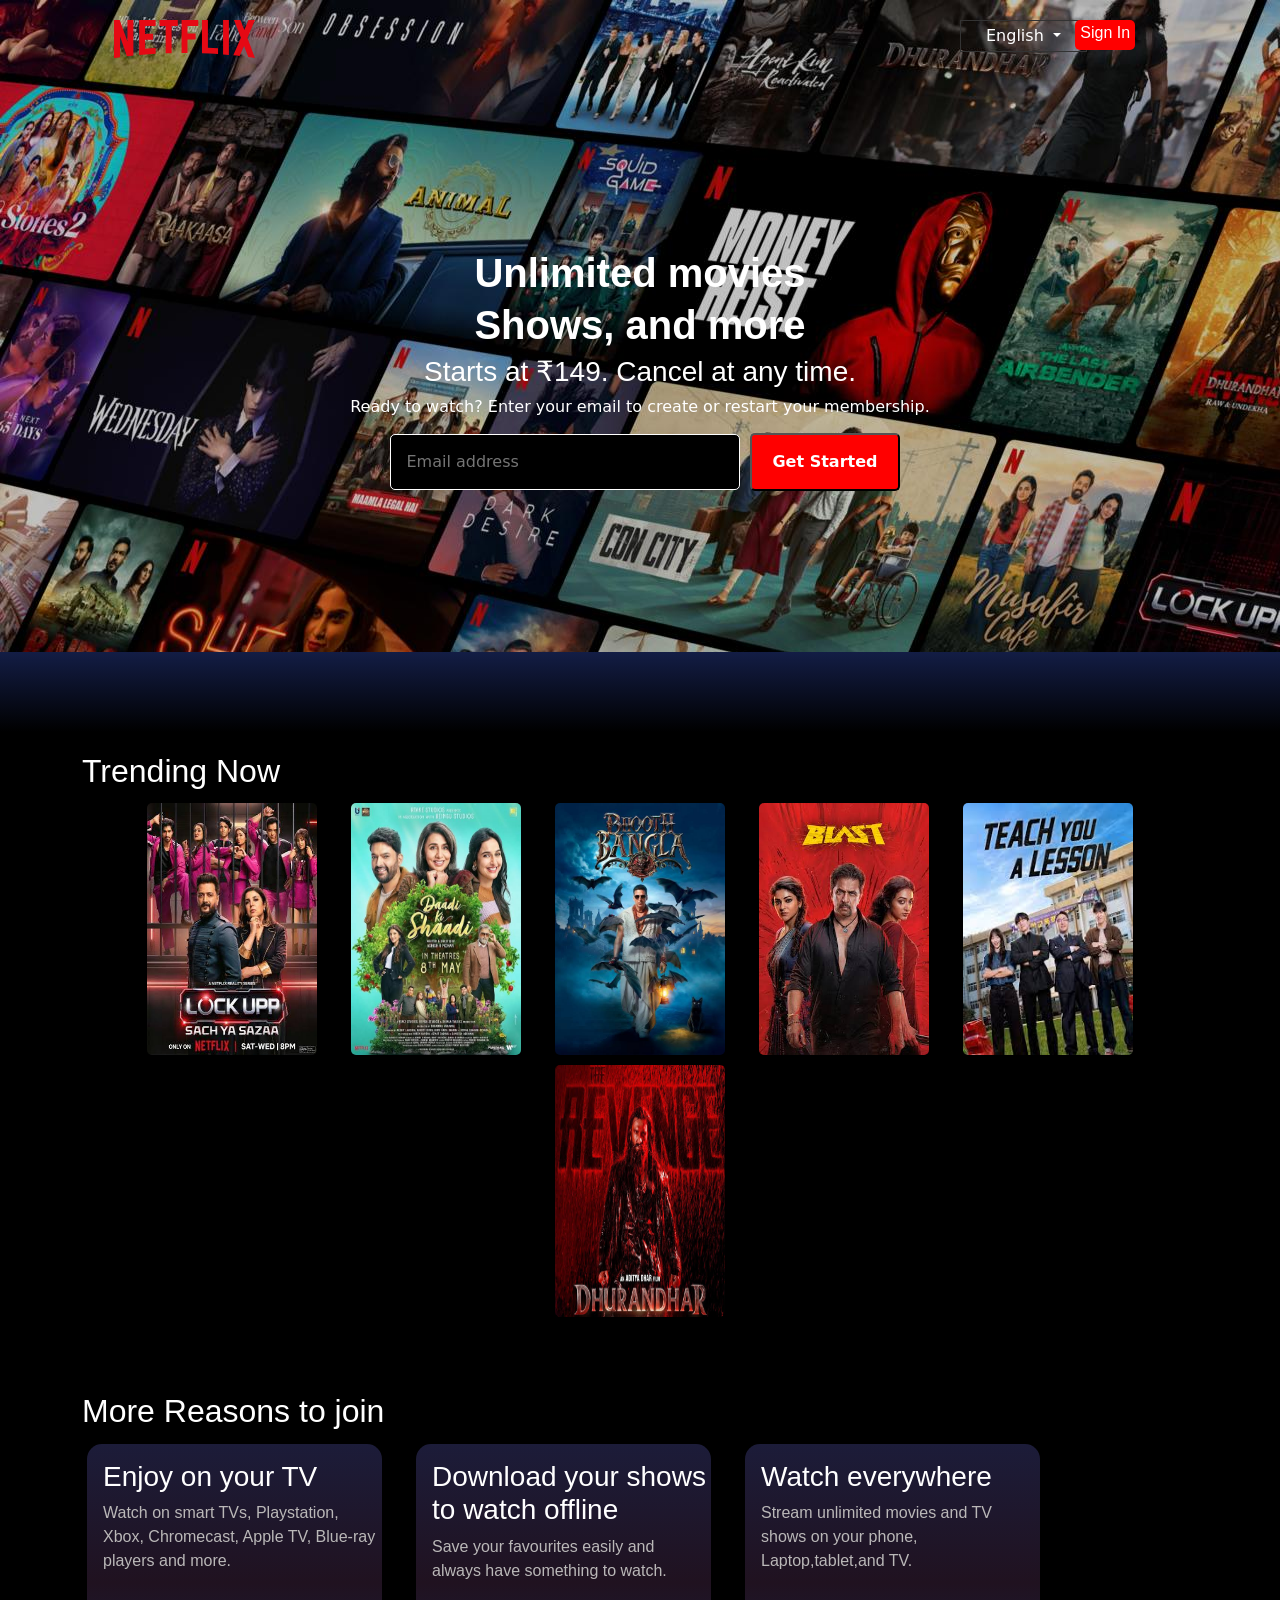
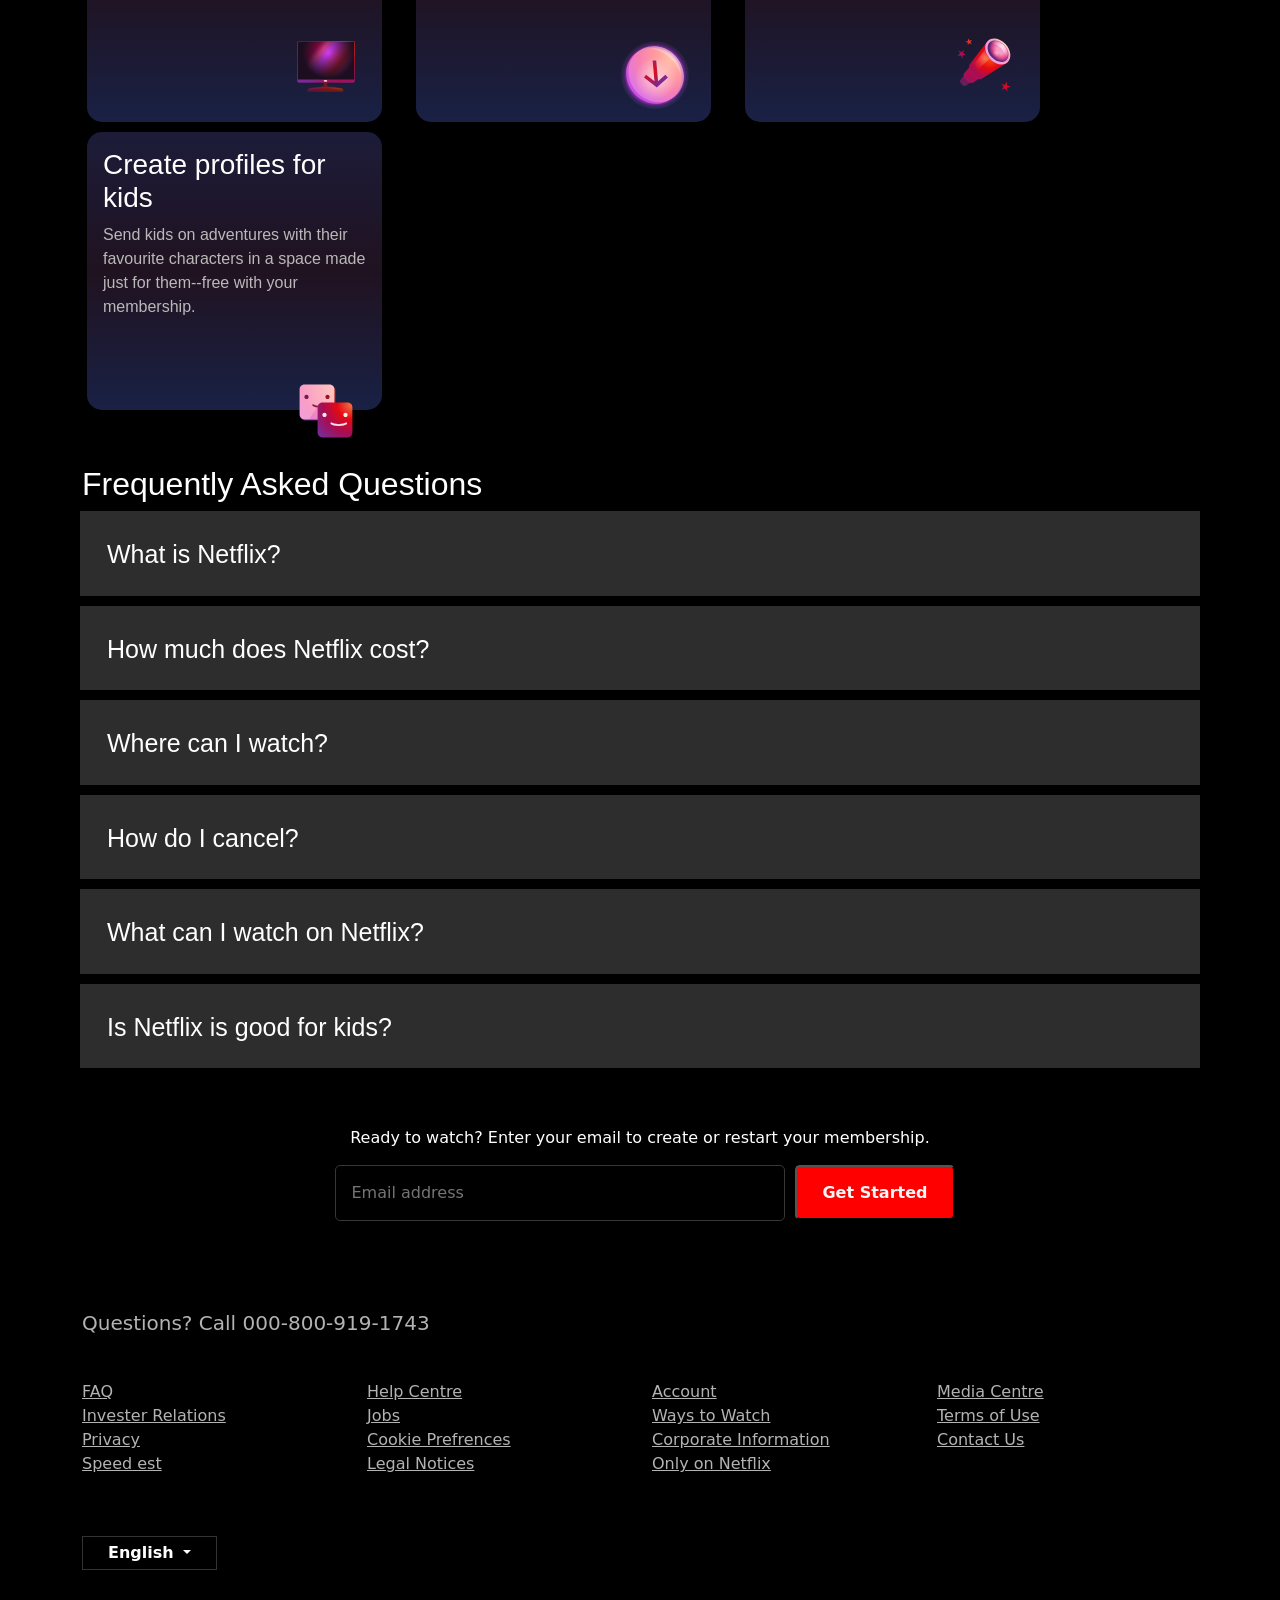
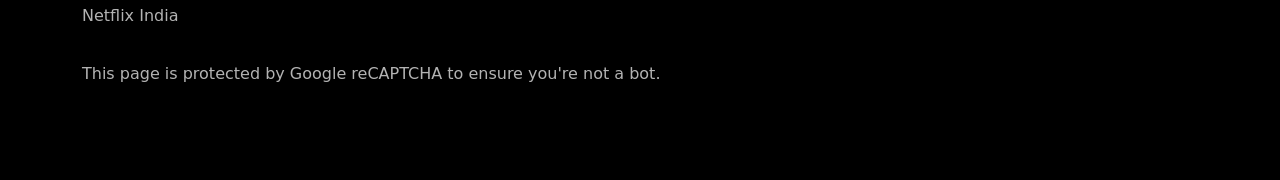
<file: index.html>
<!DOCTYPE html>
<html lang="en">
<head>
    <meta charset="UTF-8">
    <meta name="viewport" content="width=device-width, initial-scale=1.0">
    <title>Netflix</title>
    <link rel="stylesheet" href="style.css"/>
    
    <link href="https://cdn.jsdelivr.net/npm/bootstrap@5.3.8/dist/css/bootstrap.min.css" rel="stylesheet" integrity="sha384-sRIl4kxILFvY47J16cr9ZwB07vP4J8+LH7qKQnuqkuIAvNWLzeN8tE5YBujZqJLB" crossorigin="anonymous">

    <meta name="title" content="Netflix Clone">
<meta name="description" content="This is a clone of Netflix Website , it is not-working site created using HTML, CSS & Bootstrap ,only for learning purpose not for commercial purpose.">
<meta name="keywords" content="netflix, clone,">
<meta name="robots" content="index, follow">
<meta http-equiv="Content-Type" content="text/html; charset=utf-8">
<meta name="language" content="English">
<meta name="revisit-after" content="7 days">
<meta name="author" content="Aditya Kumar">


</head>
<body>
    <header class="headarea">
        <div class="container-fluid">
            <div class="row">
                <div class="col-md-6 col-12">
                    <div id="logo">
                        <img src="logo.svg"/>
                    </div>
                </div>
                <div class="col col-md-6 col-12">
                    <div class="dropdown">
                        <button class="lang-btn btn-secondary dropdown-toggle"  type="button"data-bs-toggle="dropdown" aria-expanded="false">
                            English
                        </button>
                        <ul class="dropdown-menu">
                            <li><a class="dropdown-item" href="#">English</a></li>
                            <li><hr class="dropdown-divider"></li>
                            <li><a class="dropdown-item" href="#">Hindi</a></li>
                        </ul>
                    </div>
                    <div class="sign">
                        <p><a href="sign_in.html">Sign In</a></p>
                    </div>
                </div>               
            </div>
            <div class="row">
                <div class="col">
                    <div class="unlimited">
                        <h1>Unlimited movies</h1>
                        <h1>Shows, and more</h1>
                        <h3>Starts at ₹149. Cancel at any time.</h3>
                    </div>
                </div>
            </div>
            <div class="row">
                <div class="col">
                    <h6 align="center"><font color="white">Ready to watch? Enter your email to create or restart your membership.</font></h6>
                </div>
            </div>
            <div class="row">
                <div class="col">
                    <div class="get">
                        <input type="email" name="email" placeholder="Email address" required/>
                        <button>Get Started</button>
                    </div>
                </div>
            </div>
        </div>
    </header>
    <section class="curvearea">
        <div class="container-fluid">
            <div class="row">
                <div class="col"></div>
            </div>
        </div>
    </section>
    
    <section class="trending">
        <div class="container">
            <div class="row">
                <div class="col"><h2>Trending Now</h2></div>
            </div>
            <div class="row justify-content-center">
                    <div class="col-auto">
                        <div class="movies">
                            <img src="box1.jpeg"/>
                        </div>
                    </div>
                    <div class="col-auto">
                        <div class="movies">
                            <img src="box2.jpeg"/>
                        </div>
                    </div>
                    <div class="col-auto">
                        <div class="movies">
                            <img src="box3.jpeg"/>
                        </div>
                    </div>
                    <div class="col-auto">
                        <div class="movies">
                            <img src="box4.jpeg"/>
                        </div>
                    </div>
                    <div class="col-auto">
                        <div class="movies">
                            <img src="box5.jpeg"/>
                        </div>
                    </div>
                    <div class="col-auto">
                        <div class="movies">
                            <img src="box6.jpeg"/>
                        </div>
                    </div>
            </div>
        </div>
    </section>
    
    <section class="reasons">
        <div class="container">
            <div class="row">
                <div class="col">
                    <h2>More Reasons to join</h2>
                </div>
            </div>
            <div class="row">
                <div class="col-auto">
                    <div class="box">
                        <h3>Enjoy on your TV</h3>
						<p>Watch on smart TVs, Playstation, Xbox, Chromecast, Apple TV, Blue-ray players and more.</p>
                        <img src="reason1.svg"/>
                    </div>
                </div>
                <div class="col-auto">
                    <div class="box">
                        <h3>Download your shows to watch offline</h3>
                        <p>Save your favourites easily and always have something to watch.</p>
                         <img src="reason2.svg"/>
                    </div>
                </div>
                <div class="col-auto">
                    <div class="box">
                        <h3>Watch everywhere</h3>
						<p>Stream unlimited movies and TV shows on your phone, Laptop,tablet,and TV.</p>
                         <img src="reason3.svg"/>
                    </div>
                </div>
                <div class="col-auto">
                    <div class="box">
                        <h3>Create profiles for kids</h3>
						<p>Send kids on adventures with their favourite characters in a space made just for them--free with your membership.</p>
                         <img src="reason4.svg"/>
                    </div>
                </div>
            </div>
        </div>
    </section>
    
    <section class="faqarea">
        <div class="container">
            <div class="row">
                <div class="col">
                    <h2>Frequently Asked Questions</h2>
                </div>
            </div>
            <div class="row">
                <div class="col faqbox">
                    <p>What is Netflix?</p>
                </div>
            </div>
            <div class="row">
                <div class="col faqbox">
                    <p>How much does Netflix cost?</p>
                </div>
            </div>
            <div class="row">
                <div class="col faqbox">
                    <p>Where can I watch?</p>
                </div>
            </div>
            <div class="row">
                <div class="col faqbox">
                    <p>How do I cancel?</p>
                </div>
            </div>
            <div class="row">
                <div class="col faqbox">
                    <p>What can I watch on Netflix?</p>
                </div>
            </div>
            <div class="row">
                <div class="col faqbox">
                    <p>Is Netflix is good for kids?</p>
                </div>
            </div>
        </div>
    </section>
    
    <section class="loginarea">
        <div class="container">
            <div class="row">
                <div class="col">
                    <h6 align="center"><font color="white">Ready to watch? Enter your email to create or restart your membership.</font></h6>
                </div>
            </div>
            <div class="row">
                <div class="col">
                    <div class="input-box">
                        <input type="email" name="email" placeholder="Email address" required/>
                        <button>Get Started</button>
                    </div>
                </div>
            </div>
        </div>
    </section>
    
    <footer class="lists">
        <div class="container">
            <div class="row">
                <div class="col"><h5>Questions? Call 000-800-919-1743</h5></div>
            </div>
            <div class="row">
                <div class="col">
                    <li><a href="#">FAQ</a></li>
                    <li><a href="#">Invester Relations</a></li>
                    <li><a href="#">Privacy</a></li>
                    <li><a href="#">Speed est</a></li>

                </div>
                <div class="col">
                    <li><a href="#">Help Centre</a></li>
                    <li><a href="#">Jobs</a></li>
                    <li><a href="#">Cookie Prefrences</a></li>
                    <li><a href="#">Legal Notices</a></li>
                </div>
                <div class="col">
                    <li><a href="#">Account</a></li>
                    <li><a href="#">Ways to Watch</a></li>
                    <li><a href="#">Corporate Information</a></li>
                    <li><a href="#">Only on Netflix</a></li>
                </div>
                <div class="col">
                    <li><a href="#">Media Centre</a></li>
                    <li><a href="#">Terms of Use</a></li>
                    <li><a href="#">Contact Us</a></li>
                    <li></li>
                </div>
            </div>
            <div class="row">
                <div class="col">
                    <div class="dropdown">
                        <button class="language-btn btn-secondary dropdown-toggle"  type="button"data-bs-toggle="dropdown" aria-expanded="false">
                            English
                        </button>
                        <ul class="dropdown-menu">
                            <li><a class="dropdown-item" href="#">English</a></li>
                            <li><hr class="dropdown-divider"></li>
                            <li><a class="dropdown-item" href="#">Hindi</a></li>
                        </ul>
                    </div>
                </div>
            </div>
            <div class="row">
                <div class="col last-text">
                    <h6>Netflix India</h6>
                            <p>This page is protected by Google reCAPTCHA to ensure you're not a bot.</p>
                </div>
            </div>
        </div>
    </footer>
    <script src="https://cdn.jsdelivr.net/npm/bootstrap@5.3.8/dist/js/bootstrap.bundle.min.js" integrity="sha384-FKyoEForCGlyvwx9Hj09JcYn3nv7wiPVlz7YYwJrWVcXK/BmnVDxM+D2scQbITxI" crossorigin="anonymous"></script>
</body>
</html>
</file>
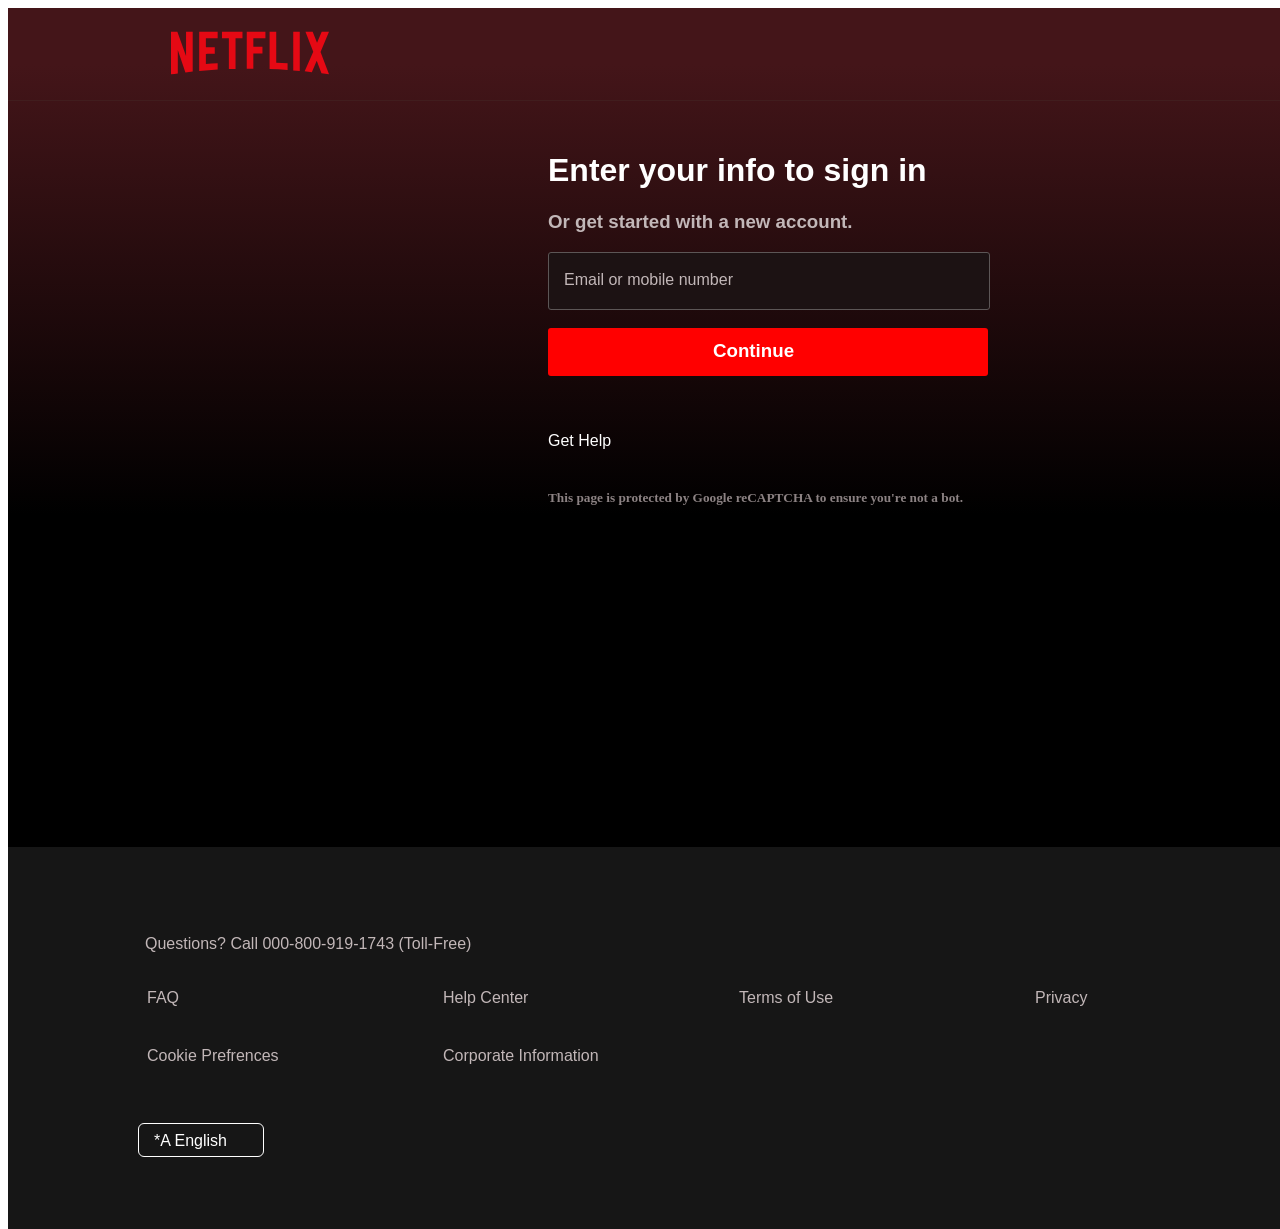
<file: sign_in.html>
<html>
	<head>
		<title>Sign in</title>
		<style type="text/css">
			#mainarea{
				width:1521px;
				height:1127px;
				background:linear-gradient(to bottom, #441519 5%, black 45%);
			}
			#logoarea{
				width:100%;
				height:92;
				border-bottom:solid 1px #411D1E;
			}
			#logo{
				width:1267px;
				height:92px;
				margin-left:127px;
			}
			#logo img{
				width:158px;
				height:70px;
				margin-left:36px;
				margin-top:10px;
			}
			#centerarea{
				width:478px;
				height:725px;
				margin-left:520px;
			}
			#centerarea h1{
				color:white;
				font-family:Arial;
				padding-top:30px;
				padding-left:20px;
			}
			#centerarea h3{
				color:#C2B7B8;
				font-family:Arial;
				padding-left:20px;
				
			}
			#box1{
				width:440px;
				height:56px;
				background:#1C1213;
				border-radius:3px;
				margin-left:20px;
				border:solid 1px #5C5656;
			}
			#box1 p{
				color:#C2B7B8;
				padding:2px 15px;
				font-family:Arial;
			}
			#box2{
				width:440px;
				height:48px;
				background:red;
				border-radius:3px;
				margin-left:20px;
				margin-top:12px;
			}
			#box2 h3{
				color:white;
				font-family:Arial;
				text-align:centre;
				padding:12px 165px;
			}
			.gethelp{
				font-family:Arial;
				color:white;
				margin-left:20px;
				padding-top:40px;
				margin-bottom:40px;
			}
			.captcha{
				color:#8C8283;
				margin-left:20px;
			}
			#footerarea{
				width:100%;
				height:310px;
				background:#161616;
				padding-top:72px;
			}
			#information{
				width:1267px;
				height:165px;
				margin-left:127px;
				
			}
			#information p{
				color:#C2B7B8;
				margin-left:10px;
				font-family:Arial;
			}
			.box{
				width:284px;
				height:18px;
				float:left;
				margin-top:20px;
				margin-left:12px;
				margin-bottom:20px;
				font-family:Arial;

			}
			
			#lang{
				width:124px;
				height:32px;
				margin-left:3px;
				border:solid 1px white;
				margin-top:170px;
				border-radius:6px;
				bottom:10%;
				
			}
			#lang p{
				color:white;
				margin-left:15px;
				margin-top:8px;
				font-family:Arial;
			}

		</style>
	</head>
	<body>
		<div id="mainarea">
			<div id="logoarea">
				<div id="logo">
					<img src="logo.svg"/>
				</div>
			</div>
			<div id="centerarea">
				<h1>Enter your info to sign in</h1>
				<h3> Or get started with a new account.</h3>
				<div id="box1">
					<p>Email or mobile number</p>
				</div>
				<div id="box2">
					<h3>Continue</h3>
				</div>
				<div class="gethelp">
					<p>Get Help</p>
				</div>
				<div class="captcha">
					<h5>This page is protected by Google reCAPTCHA to ensure you're not a bot.</h5>
				</div>
			</div>
			<div id="footerarea">
				<div id="information">
					<p>Questions? Call 000-800-919-1743 (Toll-Free)</p>
					<div class="box">
						<font color="#C2B7B8">FAQ</font>
					</div>
					<div class="box">
						<font color="#C2B7B8">Help Center</font>
					</div>
					<div class="box">
						<font color="#C2B7B8">Terms of Use</font>
					</div>
					<div class="box">
						<font color="#C2B7B8">Privacy</font>
					</div>
					<div class="box">
						<font color="#C2B7B8">Cookie Prefrences</font>
					</div>
					<div class="box">
						<font color="#C2B7B8">Corporate Information</font>
					</div>
					<div id="lang">
						<p>*A English</p>
					</div>
			</div>
				
		</div>
	</body>
</html>
</file>
<file: style.css>
body{
    background: black;
}
.headarea{
    background-image:url(background.jpg);
    position:relative;
}
.headarea img{
    width:38%;
    height:28%;
    
}
@media (max-width:768px) {
    .headarea img{
        width:90px;
        height:auto;
    }
}
#logo{
    padding:20px 8%; 
    position:absolute;
}

.lang-btn{
    position:absolute;
    color:white;
    background:transparent;
    left:50%;
    padding:3px 25px;
    border:solid 1px #333333;
    margin-top:20px;
}
.sign{
    width:60px;
    max-width:100%;
    height:30px;
    float:right;
    position:absolute;
    background:red;
    color:white;
    font-family:Arial;
    text-align:center;
    border:solid 1px transparent;
    border-radius:5px;
    left:84%;
    margin-top:20px;
}
.sign a{
    text-decoration: none;
    color:white;
}
.unlimited{
    color:white;
    font-weight:900;
    font-family:Arial;
    text-align:center;
    padding-top:20%;
        font-family:Arial;

}
.unlimited h1{
    font-size:60;
    font-weight:bolder;
    line-height:1.1;
}
.get{
    display:flex;
    justify-content: center;
    align-items:center;
    margin-bottom:152px;
    flex-wrap: wrap; 
}
.get input[type="email"]{
    padding:15px;
    width:350px;
    max-width:100%;
    border:solid 1px white;
    border-radius:5px;
    background:black;
    color:white;  
    left:80%; 
        margin:10px; 
}
.get button{
    background:red;
    color:white;
    padding:15px 20px;
    left:55%;
    border-radius:5px;
    font-weight:bolder;
}
.curvearea{
    background:linear-gradient( to top, black 20%, #131D45 100%);
    padding-top:100px;
}
.trending{
    background:black;
}
.trending h2{
	color:white;
	font-family:Arial;
}
.movies{
    width:170px;
    height:252px;
    gap:20px;
    margin:5px;
    overflow:hidden;
    display:flex;
    align-items: center;
}

.movies img{
    width:100%;
    height:100%;
    transition-duration:1s;
    border-radius:5px;
}
.movies img:hover{
    transform:scale(1.1,1.1);
}
.reasons{
    background: black;
    padding-top:70px;
}
.reasons h2{
    color:white;
    font-family:Arial;
}
.box{
    width:295px;
    max-width: 100%;
    height:278px;
    float:left;
    background:linear-gradient(#1C1C39,#201220,#192145);
    margin:5px;
    border-radius:15px;
    padding-bottom:80px;
    padding-right:5px;

}
.box h3{
    color:white;
	font-family:Arial;
	padding-top:16px;
	margin-left:16px;

}
.box p{
    color:#BAB8B8;
    font-family:Arial;
    padding-left:16px;
}
.box img{
    position:relative;
    left:70%;
    top:20%;
}
.faqarea{
    padding-top:50px;
    background:black;
}
.faqarea{
    color:white;
    font-family: Arial;
}
.faqbox{
    display:flex;
    background:#2D2D2D;
    margin:10px;
}
.faqbox p{
    padding:25px 0px 6px 15px;
    font-family: Arial;
    font-size: 25px;
    font-style:white;
}
.faqbox:hover{
    background:#414141;
}
.loginarea{
    padding-top:50px;
    background:black;
    padding-bottom:80px;
    
}
.input-box{
    display:flex;
    justify-content: center;
    flex-wrap: wrap; 

}
.input-box input[type="email"]{
    padding:15px;
    width: 450px;
    max-width:100%;
    border:solid 1px #373737;
    border-radius:5px;
    background:black;
    color:white; 
    margin:10px; 
}
.input-box button{
    height:55px;
    background:red;
    color:whitesmoke;
    border-radius: 5px;
    padding:-5px 30px;
    margin-top:10px;
    padding:0 25px;
    font-weight:bolder;
}
.lists{
    background-color: black;
    color:#B3B3B3;
    position:relative;
    padding-bottom:50px;
}
.lists h5{
    margin-bottom:45px;
}
.lists li{
    list-style:none;
}
.lists a{
        color:#B3B3B3;
        
}
.language-btn{
    position:absolute;
    color:white;
    background:transparent;
    padding:4px 25px;
    border:solid 1px #333333;
    margin-top:60px;
    font-weight: bold;
}
.last-text{
    color:#B3B3B3;
    padding-top:130px;
    line-height: 80px;
}
</file>
